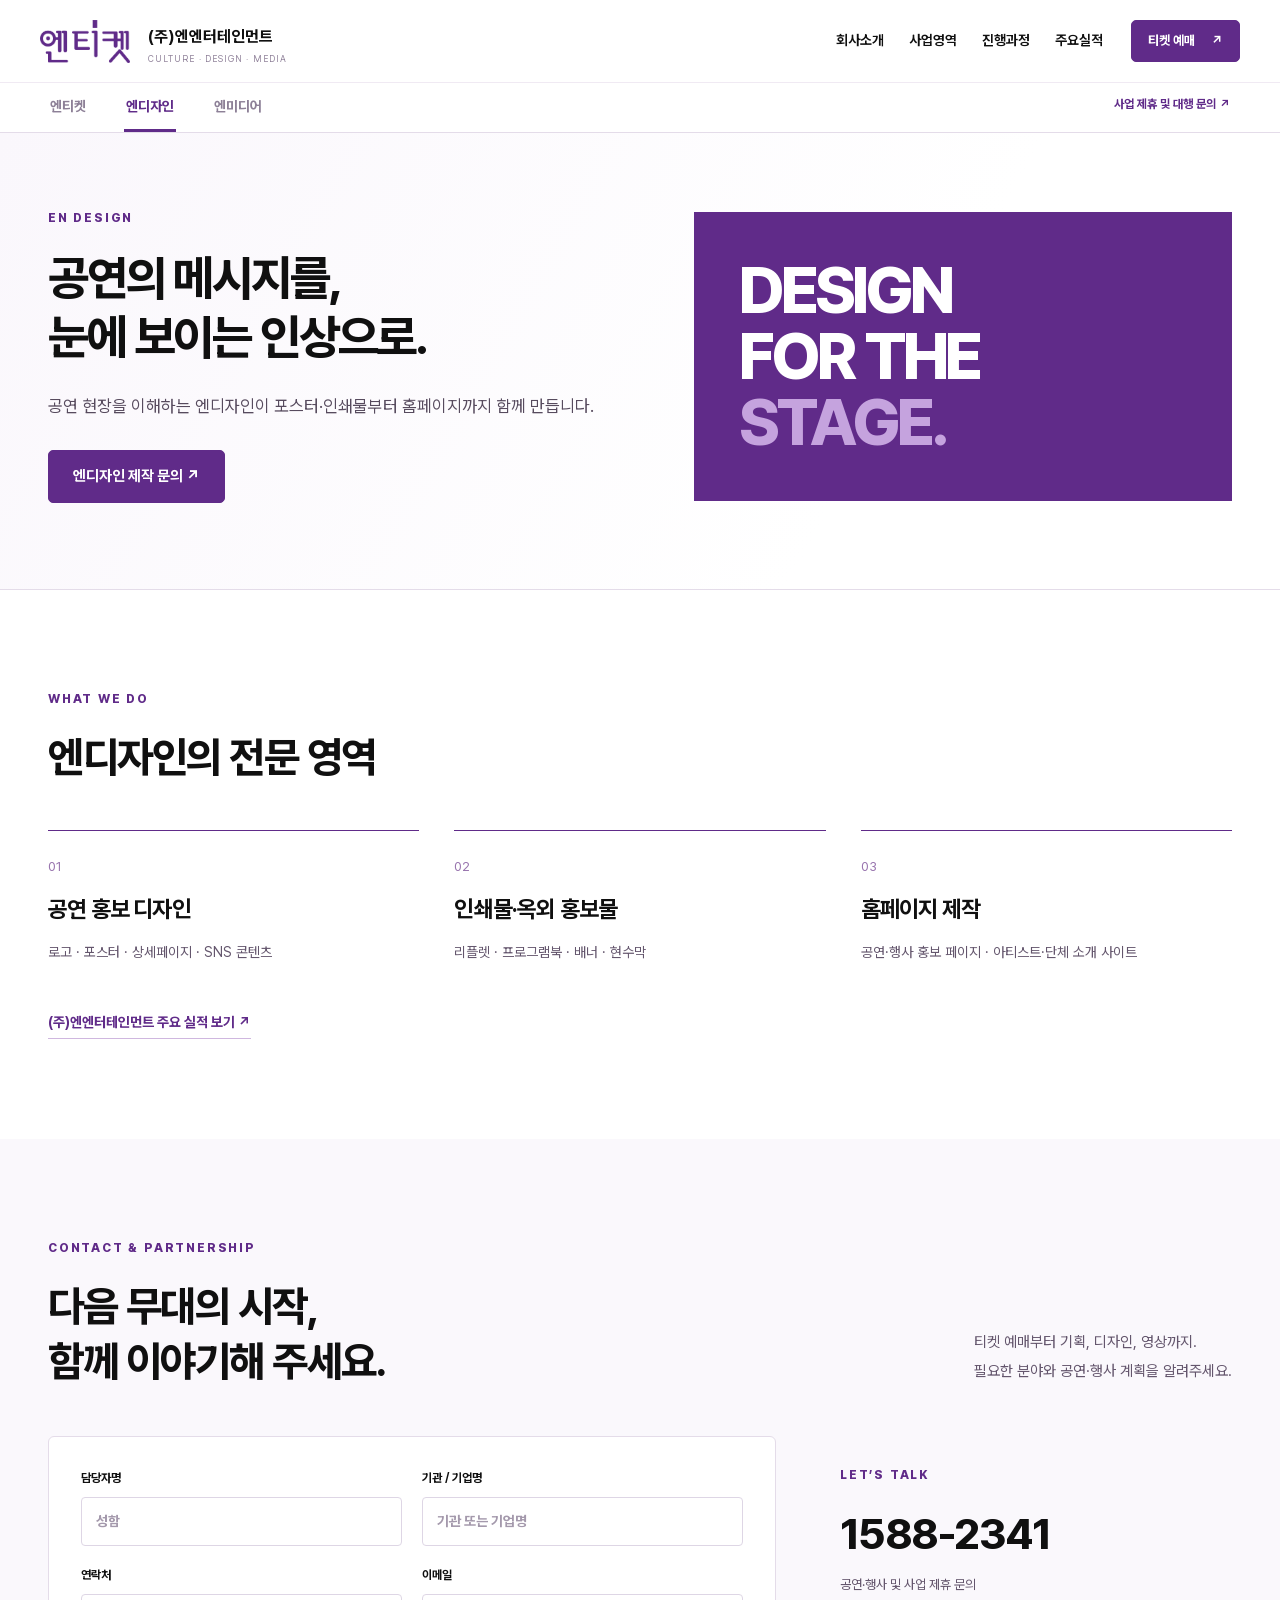
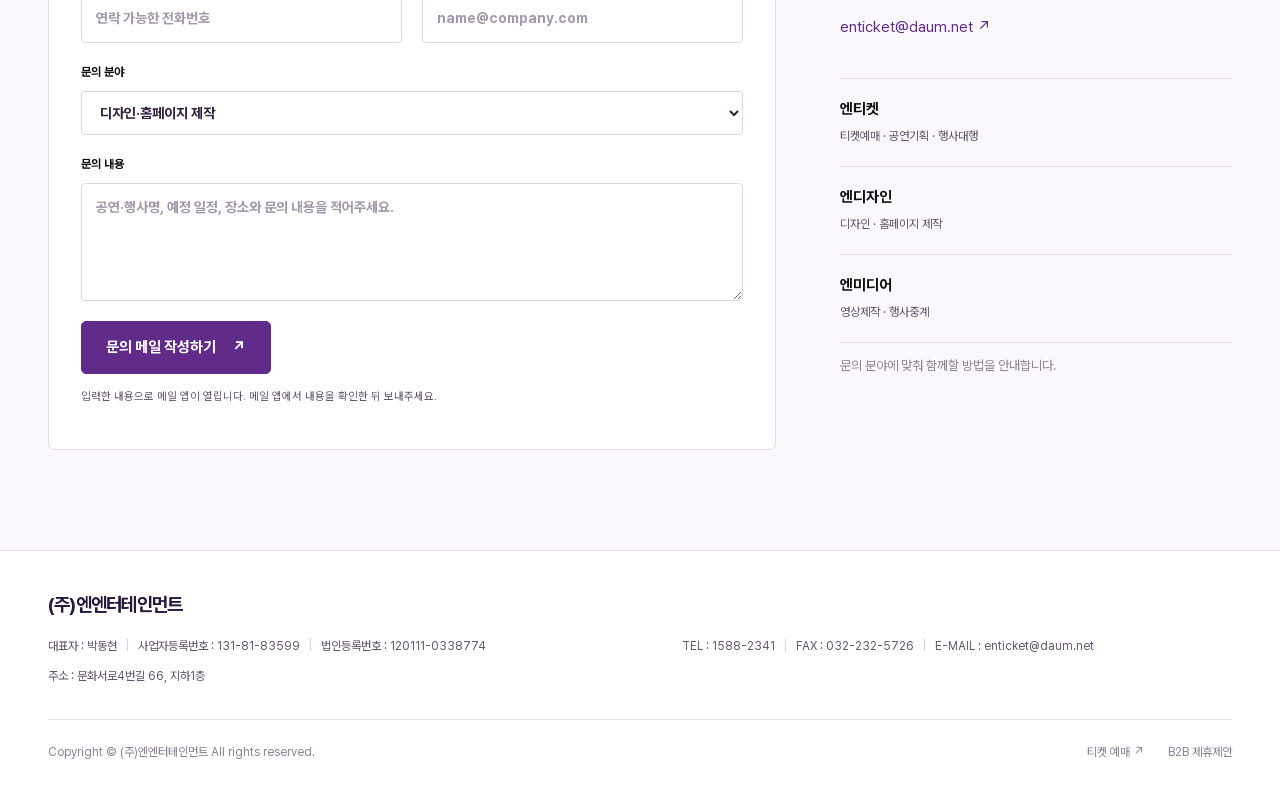
<file: design.html>
<!doctype html><html lang="ko"><head><meta charset="utf-8"><meta name="viewport" content="width=device-width,initial-scale=1"><meta name="robots" content="noindex,nofollow"><meta name="theme-color" content="#1e1b4b"><meta name="description" content="(주)엔엔터테인먼트: 티켓예매, 공연기획, 행사대행, 디자인과 영상제작까지 한 팀이 지원합니다."><title>엔디자인 | (주)엔엔터테인먼트</title><link rel="stylesheet" href="assets/css/hybrid.css?v=mobile-company-20260922"></head><body><a class="skip" href="#main">본문으로 바로가기</a><header class="site-header"><div class="header-inner"><a class="identity" href="index.html" aria-label="(주)엔엔터테인먼트 홈"><img class="identity-logo" src="assets/images/logo.png" alt="엔티켓"><span><strong>(주)엔엔터테인먼트</strong><small>CULTURE · DESIGN · MEDIA</small></span></a><nav class="desktop-nav" aria-label="주요 메뉴"><a href="index.html#about">회사소개</a><a href="index.html#services">사업영역</a><a href="index.html#workflow">진행과정</a><a href="index.html#portfolio">주요실적</a></nav><a class="button small" href="https://www.enticket.com:469/" target="_blank" rel="noopener">티켓 예매 <span aria-hidden="true">↗</span></a><button class="menu-toggle" aria-expanded="false" aria-controls="mobile-menu" aria-label="메뉴 열기">☰</button></div><nav id="mobile-menu" class="mobile-nav" aria-label="모바일 메뉴" hidden><a href="index.html#about">회사소개</a><a href="index.html#services">사업영역</a><a href="index.html#portfolio">주요실적</a><a href="index.html#contact">문의하기</a></nav><div class="brand-bar"><nav class="container" aria-label="브랜드 소개"><a href="index.html" >엔티켓</a><a href="design.html" aria-current="page">엔디자인</a><a href="media.html" >엔미디어</a><a class="brand-contact" href="#contact">사업 제휴 및 대행 문의 <span aria-hidden="true">↗</span></a></nav></div></header><main id="main"><section class="hero sub-hero"><div class="container hero-grid"><div><p class="eyebrow">EN DESIGN</p><h1>공연의 메시지를,<br>눈에 보이는 인상으로.</h1><p class="hero-desc">공연 현장을 이해하는 엔디자인이 포스터·인쇄물부터 홈페이지까지 함께 만듭니다.</p><a class="button" href="#contact">엔디자인 제작 문의 ↗</a></div><div class="brand-word-art">DESIGN<br>FOR THE<br><em>STAGE.</em></div></div></section><section class="section"><div class="container"><p class="eyebrow">WHAT WE DO</p><h2>엔디자인의 전문 영역</h2><div class="sub-services"><article><span>01</span><h3>공연 홍보 디자인</h3><p>로고 · 포스터 · 상세페이지 · SNS 콘텐츠</p></article><article><span>02</span><h3>인쇄물·옥외 홍보물</h3><p>리플렛 · 프로그램북 · 배너 · 현수막</p></article><article><span>03</span><h3>홈페이지 제작</h3><p>공연·행사 홍보 페이지 · 아티스트·단체 소개 사이트</p></article></div><a class="text-link" href="index.html#portfolio">(주)엔엔터테인먼트 주요 실적 보기 ↗</a></div></section><section class="section contact" id="contact"><div class="container"><div class="section-title"><div><p class="eyebrow">CONTACT & PARTNERSHIP</p><h2>다음 무대의 시작,<br>함께 이야기해 주세요.</h2></div><p>티켓 예매부터 기획, 디자인, 영상까지.<br>필요한 분야와 공연·행사 계획을 알려주세요.</p></div><div class="contact-grid"><form id="contact-form"><div class="form-row"><label>담당자명<input name="person" autocomplete="name" required placeholder="성함"></label><label>기관 / 기업명<input name="company" autocomplete="organization" required placeholder="기관 또는 기업명"></label></div><div class="form-row"><label>연락처<input name="phone" type="tel" autocomplete="tel" required placeholder="연락 가능한 전화번호"></label><label>이메일<input name="email" type="email" autocomplete="email" required placeholder="name@company.com"></label></div><label>문의 분야<select name="service"><option>티켓 예매·발권 대행</option><option>공연기획·행사대행</option><option>디자인·홈페이지 제작</option><option>영상제작·행사중계</option></select></label><label>문의 내용<textarea name="message" rows="4" required placeholder="공연·행사명, 예정 일정, 장소와 문의 내용을 적어주세요."></textarea></label><button class="button" type="submit">문의 메일 작성하기 <span aria-hidden="true">↗</span></button><p class="form-help">입력한 내용으로 메일 앱이 열립니다. 메일 앱에서 내용을 확인한 뒤 보내주세요.</p><p id="contact-status" role="status"></p></form><aside class="contact-aside"><p class="eyebrow">LET’S TALK</p><a class="phone" href="tel:1588-2341">1588-2341</a><p>공연·행사 및 사업 제휴 문의</p><a class="mail" href="mailto:enticket@daum.net">enticket@daum.net ↗</a><div class="contact-brands"><div><strong>엔티켓</strong><span>티켓예매 · 공연기획 · 행사대행</span></div><div><strong>엔디자인</strong><span>디자인 · 홈페이지 제작</span></div><div><strong>엔미디어</strong><span>영상제작 · 행사중계</span></div></div><p class="contact-note">문의 분야에 맞춰 함께할 방법을 안내합니다.</p></aside></div></div></section></main><footer class="footer company-footer"><div class="container"><div class="company-footer-heading"><strong>(주)엔엔터테인먼트</strong></div><div class="company-footer-details"><p>대표자 : 박동현 <i>|</i> 사업자등록번호 : 131-81-83599 <i>|</i> 법인등록번호 : 120111-0338774</p><p><a href="tel:1588-2341">TEL : 1588-2341</a> <i>|</i> FAX : 032-232-5726 <i>|</i> <a href="mailto:enticket@daum.net">E-MAIL : enticket@daum.net</a></p><p class="company-footer-ticket">주소 : 문화서로4번길 66, 지하1층</p></div><div class="company-footer-bottom"><span>Copyright © (주)엔엔터테인먼트 All rights reserved.</span><nav aria-label="푸터 메뉴"><a href="https://www.enticket.com:469/" target="_blank" rel="noopener">티켓 예매 ↗</a><a href="#contact">B2B 제휴제안</a></nav></div></div></footer><script src="assets/js/hybrid.js?v=header-scroll-1"></script></body></html>
</file>
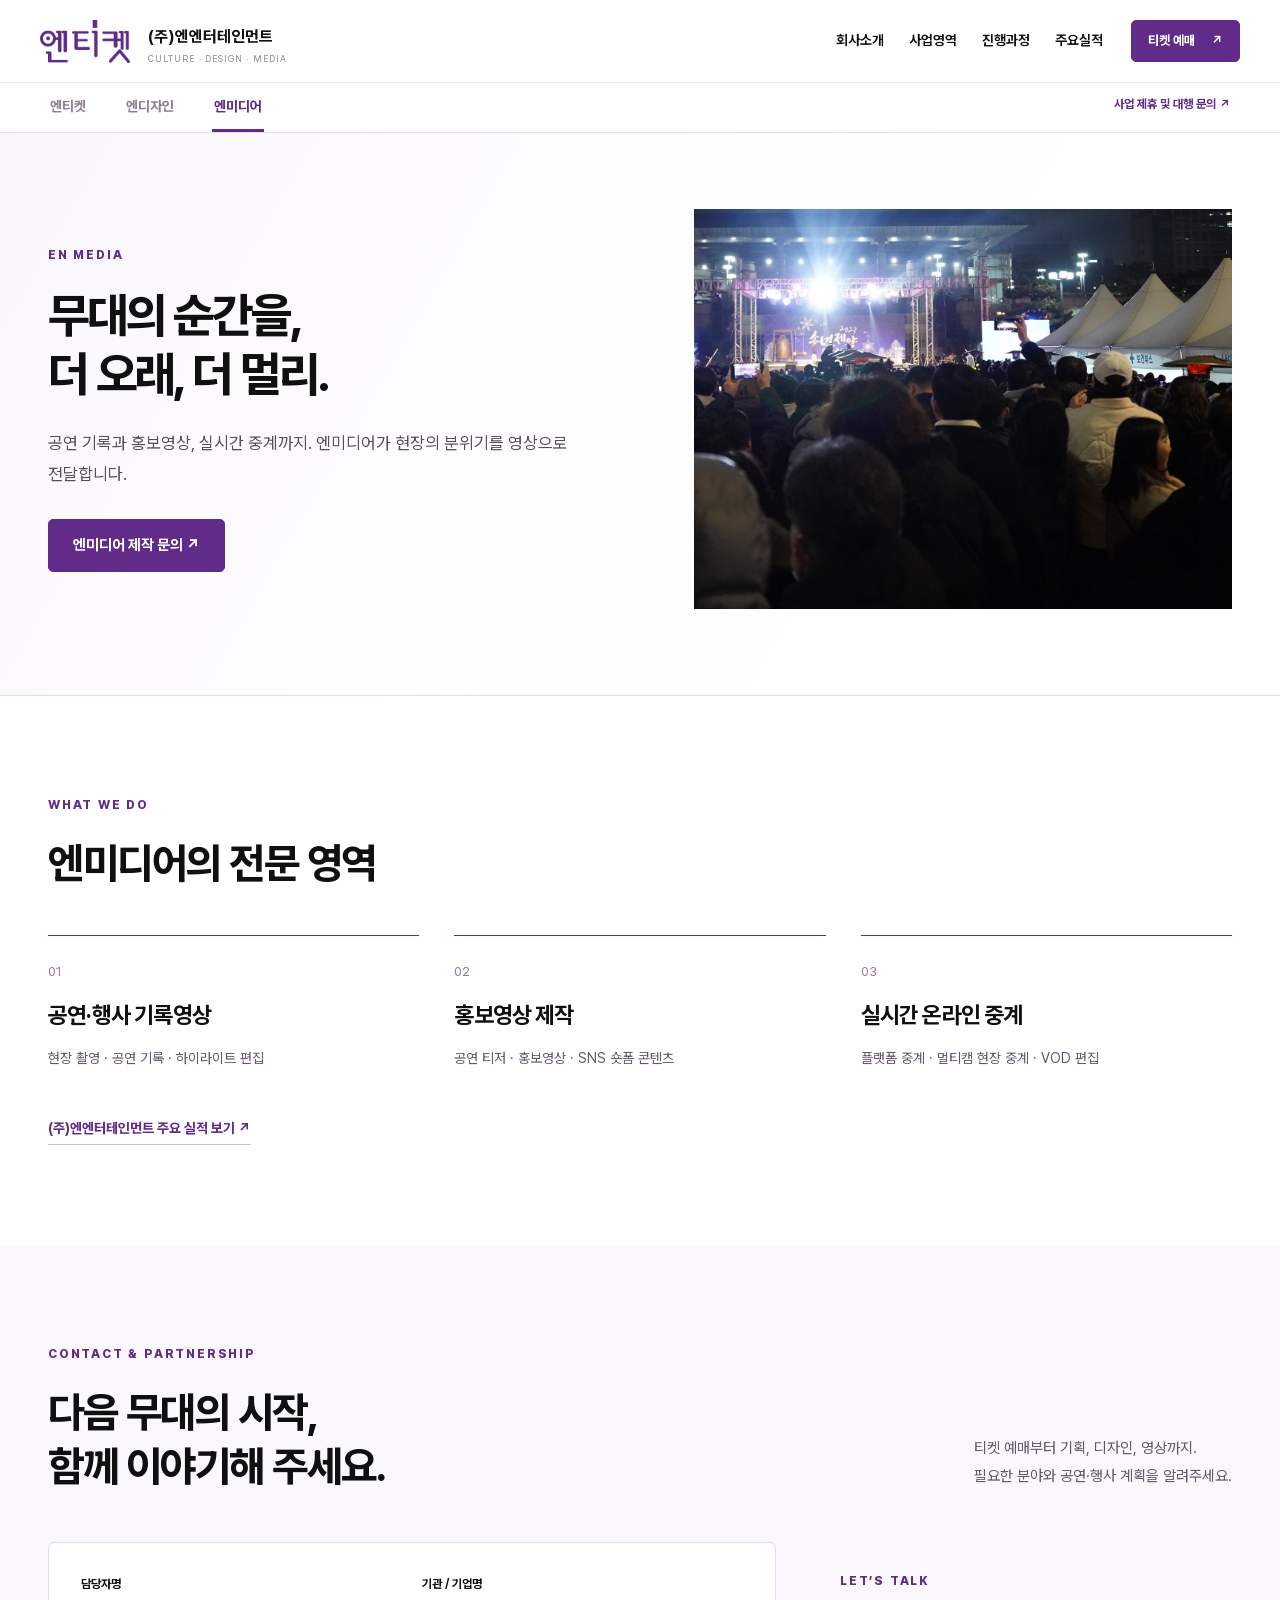
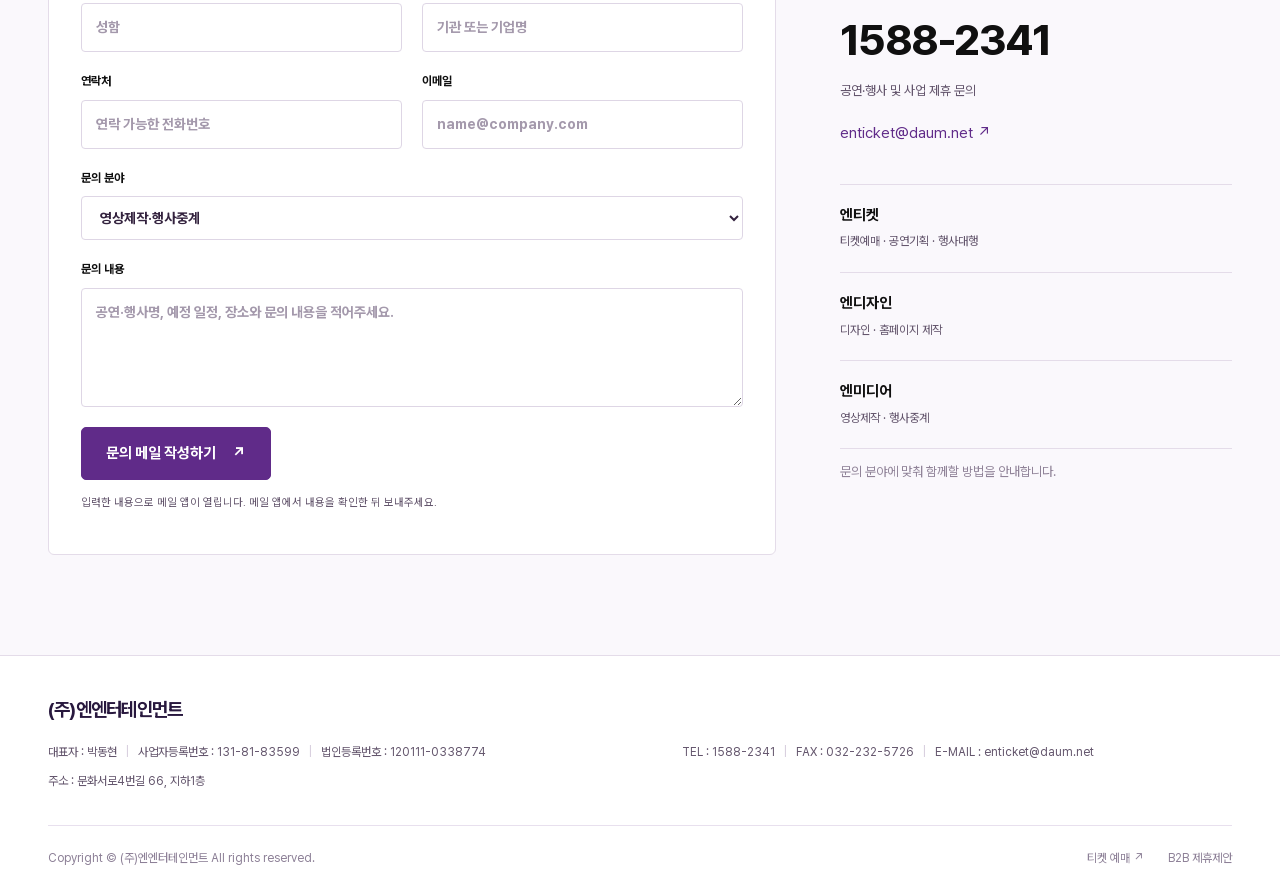
<file: media.html>
<!doctype html><html lang="ko"><head><meta charset="utf-8"><meta name="viewport" content="width=device-width,initial-scale=1"><meta name="robots" content="noindex,nofollow"><meta name="theme-color" content="#1e1b4b"><meta name="description" content="(주)엔엔터테인먼트: 티켓예매, 공연기획, 행사대행, 디자인과 영상제작까지 한 팀이 지원합니다."><title>엔미디어 | (주)엔엔터테인먼트</title><link rel="stylesheet" href="assets/css/hybrid.css?v=mobile-company-20260922"></head><body><a class="skip" href="#main">본문으로 바로가기</a><header class="site-header"><div class="header-inner"><a class="identity" href="index.html" aria-label="(주)엔엔터테인먼트 홈"><img class="identity-logo" src="assets/images/logo.png" alt="엔티켓"><span><strong>(주)엔엔터테인먼트</strong><small>CULTURE · DESIGN · MEDIA</small></span></a><nav class="desktop-nav" aria-label="주요 메뉴"><a href="index.html#about">회사소개</a><a href="index.html#services">사업영역</a><a href="index.html#workflow">진행과정</a><a href="index.html#portfolio">주요실적</a></nav><a class="button small" href="https://www.enticket.com:469/" target="_blank" rel="noopener">티켓 예매 <span aria-hidden="true">↗</span></a><button class="menu-toggle" aria-expanded="false" aria-controls="mobile-menu" aria-label="메뉴 열기">☰</button></div><nav id="mobile-menu" class="mobile-nav" aria-label="모바일 메뉴" hidden><a href="index.html#about">회사소개</a><a href="index.html#services">사업영역</a><a href="index.html#portfolio">주요실적</a><a href="index.html#contact">문의하기</a></nav><div class="brand-bar"><nav class="container" aria-label="브랜드 소개"><a href="index.html" >엔티켓</a><a href="design.html" >엔디자인</a><a href="media.html" aria-current="page">엔미디어</a><a class="brand-contact" href="#contact">사업 제휴 및 대행 문의 <span aria-hidden="true">↗</span></a></nav></div></header><main id="main"><section class="hero sub-hero"><div class="container hero-grid"><div><p class="eyebrow">EN MEDIA</p><h1>무대의 순간을,<br>더 오래, 더 멀리.</h1><p class="hero-desc">공연 기록과 홍보영상, 실시간 중계까지. 엔미디어가 현장의 분위기를 영상으로 전달합니다.</p><a class="button" href="#contact">엔미디어 제작 문의 ↗</a></div><img class="sub-hero-photo" src="assets/images/vision.jpg" alt="공연 현장 무대와 관객"></div></section><section class="section"><div class="container"><p class="eyebrow">WHAT WE DO</p><h2>엔미디어의 전문 영역</h2><div class="sub-services"><article><span>01</span><h3>공연·행사 기록영상</h3><p>현장 촬영 · 공연 기록 · 하이라이트 편집</p></article><article><span>02</span><h3>홍보영상 제작</h3><p>공연 티저 · 홍보영상 · SNS 숏폼 콘텐츠</p></article><article><span>03</span><h3>실시간 온라인 중계</h3><p>플랫폼 중계 · 멀티캠 현장 중계 · VOD 편집</p></article></div><a class="text-link" href="index.html#portfolio">(주)엔엔터테인먼트 주요 실적 보기 ↗</a></div></section><section class="section contact" id="contact"><div class="container"><div class="section-title"><div><p class="eyebrow">CONTACT & PARTNERSHIP</p><h2>다음 무대의 시작,<br>함께 이야기해 주세요.</h2></div><p>티켓 예매부터 기획, 디자인, 영상까지.<br>필요한 분야와 공연·행사 계획을 알려주세요.</p></div><div class="contact-grid"><form id="contact-form"><div class="form-row"><label>담당자명<input name="person" autocomplete="name" required placeholder="성함"></label><label>기관 / 기업명<input name="company" autocomplete="organization" required placeholder="기관 또는 기업명"></label></div><div class="form-row"><label>연락처<input name="phone" type="tel" autocomplete="tel" required placeholder="연락 가능한 전화번호"></label><label>이메일<input name="email" type="email" autocomplete="email" required placeholder="name@company.com"></label></div><label>문의 분야<select name="service"><option>티켓 예매·발권 대행</option><option>공연기획·행사대행</option><option>디자인·홈페이지 제작</option><option>영상제작·행사중계</option></select></label><label>문의 내용<textarea name="message" rows="4" required placeholder="공연·행사명, 예정 일정, 장소와 문의 내용을 적어주세요."></textarea></label><button class="button" type="submit">문의 메일 작성하기 <span aria-hidden="true">↗</span></button><p class="form-help">입력한 내용으로 메일 앱이 열립니다. 메일 앱에서 내용을 확인한 뒤 보내주세요.</p><p id="contact-status" role="status"></p></form><aside class="contact-aside"><p class="eyebrow">LET’S TALK</p><a class="phone" href="tel:1588-2341">1588-2341</a><p>공연·행사 및 사업 제휴 문의</p><a class="mail" href="mailto:enticket@daum.net">enticket@daum.net ↗</a><div class="contact-brands"><div><strong>엔티켓</strong><span>티켓예매 · 공연기획 · 행사대행</span></div><div><strong>엔디자인</strong><span>디자인 · 홈페이지 제작</span></div><div><strong>엔미디어</strong><span>영상제작 · 행사중계</span></div></div><p class="contact-note">문의 분야에 맞춰 함께할 방법을 안내합니다.</p></aside></div></div></section></main><footer class="footer company-footer"><div class="container"><div class="company-footer-heading"><strong>(주)엔엔터테인먼트</strong></div><div class="company-footer-details"><p>대표자 : 박동현 <i>|</i> 사업자등록번호 : 131-81-83599 <i>|</i> 법인등록번호 : 120111-0338774</p><p><a href="tel:1588-2341">TEL : 1588-2341</a> <i>|</i> FAX : 032-232-5726 <i>|</i> <a href="mailto:enticket@daum.net">E-MAIL : enticket@daum.net</a></p><p class="company-footer-ticket">주소 : 문화서로4번길 66, 지하1층</p></div><div class="company-footer-bottom"><span>Copyright © (주)엔엔터테인먼트 All rights reserved.</span><nav aria-label="푸터 메뉴"><a href="https://www.enticket.com:469/" target="_blank" rel="noopener">티켓 예매 ↗</a><a href="#contact">B2B 제휴제안</a></nav></div></div></footer><script src="assets/js/hybrid.js?v=header-scroll-1"></script></body></html>
</file>
<file: assets/css/hybrid.css>
@font-face{font-family:nt-Pretendard;src:url('../fonts/PretendardVariable.woff2') format('woff2');font-weight:100 900;font-display:swap}
:root{--purple:#602b89;--ink:#101010;--muted:#64566d;--line:#e4dce9;--tint:#f7f4fa;--font:nt-Pretendard,'Malgun Gothic',sans-serif}
*{box-sizing:border-box}html{scroll-behavior:smooth;scroll-padding-top:140px}body{margin:0;font-family:var(--font);color:var(--ink);background:#fff;line-height:1.65;word-break:keep-all;-webkit-font-smoothing:antialiased}h1,h2,h3,p,figure{margin:0}a{color:inherit;text-decoration:none}img{display:block;max-width:100%}button,input,textarea,select{font:inherit}button,a,input,textarea,select{-webkit-tap-highlight-color:transparent}button{cursor:pointer}a:focus-visible,button:focus-visible,input:focus-visible,textarea:focus-visible,select:focus-visible{outline:3px solid #a477c3;outline-offset:5px}h1,h2,h3{letter-spacing:-.035em;line-height:1.3}h2{font-size:42px;font-weight:750}h3{font-size:24px}p{color:var(--muted)}.container{width:min(1200px,calc(100% - 96px));margin-inline:auto}.section{padding:100px 0}.canvas{background:#faf8fc;border-block:1px solid #f0eaf4}.eyebrow{font-size:12px;font-weight:800;letter-spacing:.15em;color:var(--purple);margin-bottom:20px}.text-link{font-size:14px;font-weight:700;color:var(--purple);display:inline-block;border-bottom:1px solid #cfb7df;padding-bottom:4px}.button{display:inline-flex;align-items:center;justify-content:center;gap:16px;background:var(--purple);color:#fff;border:1px solid var(--purple);padding:15px 24px;border-radius:5px;font-size:15px;font-weight:700;line-height:1.4;transition:background .2s,transform .2s}.button:hover{background:#4e2072;transform:translateY(-2px)}.button.secondary{background:#fff;color:var(--purple);border-color:#d8cde1}.button.small{padding:11px 16px;font-size:13px}.skip{position:fixed;top:-100px;left:12px;background:var(--purple);color:white;padding:12px;z-index:100}.skip:focus{top:10px}.site-header{position:sticky;top:0;z-index:30;background:rgba(255,255,255,.97);border-bottom:1px solid var(--line)}.header-inner{width:min(1280px,calc(100% - 80px));height:82px;margin:auto;display:flex;align-items:center;gap:28px}.identity{display:flex;gap:18px;align-items:center;margin-right:auto}.identity-logo{width:90px;height:auto}.identity strong{font-size:16px;display:block}.identity small{display:block;font-size:9px;color:#91839b;letter-spacing:.12em}.desktop-nav{display:flex;gap:25px;font-size:14px;font-weight:650}.desktop-nav a:hover{color:var(--purple)}.brand-bar{border-top:1px solid #f0eaf3;background:#fff}.brand-bar nav{display:flex;gap:36px;height:49px;align-items:stretch}.brand-bar a{font-size:14px;font-weight:700;color:#8d8097;padding:12px 2px;border-bottom:3px solid transparent}.brand-bar a[aria-current=page]{color:var(--purple);border-color:var(--purple)}.brand-bar .brand-contact{margin-left:auto;font-size:12px;color:var(--purple)}.menu-toggle{display:none;border:0;background:transparent;font-size:24px}.mobile-nav[hidden]{display:none}.mobile-nav{padding:18px 24px;display:grid;gap:15px;border-top:1px solid var(--line)}
.hero{padding:76px 0 86px;background:linear-gradient(120deg,#faf7fc 0%,#fff 68%);border-bottom:1px solid var(--line)}.hero-grid{display:grid;grid-template-columns:1.08fr 1fr;gap:64px;align-items:center}.pill{display:inline-flex;align-items:center;gap:9px;border:1px solid #ddcde9;border-radius:30px;padding:6px 11px;color:var(--purple);font-size:10px;font-weight:750;letter-spacing:.09em;margin-bottom:24px}.pill span{height:6px;width:6px;background:var(--purple);border-radius:50%}h1{font-size:51px;line-height:1.23;font-weight:750;letter-spacing:-.045em}h1 em{font-style:normal;color:var(--purple)}.hero-desc{font-size:17px;line-height:1.85;margin-top:24px;color:#574b5e}.hero-facts{display:grid;grid-template-columns:repeat(3,1fr);margin:30px 0;border-top:1px solid #d9cce3;padding-top:20px;gap:12px}.hero-facts small{font-size:10px;color:#81728b;display:block;margin-bottom:3px}.hero-facts strong{font-size:18px;color:var(--purple)}.hero-actions{display:flex;gap:10px;flex-wrap:wrap}.hero-visual{position:relative;margin-bottom:20px;background:#211528}.hero-visual>img{width:100%;height:510px;object-fit:cover;object-position:52% 50%;filter:brightness(.88)}.visual-label{position:absolute;top:20px;left:22px;z-index:1;font-size:9px;letter-spacing:.12em;color:white;display:flex;gap:8px;align-items:center}.live-dot{height:6px;width:6px;background:#d4abf0;border-radius:50%}.visual-caption{position:absolute;bottom:60px;left:32px;color:#fff}.visual-caption span{display:block;font-size:14px}.visual-caption strong{font-size:37px;letter-spacing:-.03em;line-height:1.5}.floating-note{position:absolute;right:22px;bottom:-27px;background:white;box-shadow:0 12px 32px #32104412;padding:19px 24px;display:flex;gap:17px;align-items:center;border:1px solid var(--line);border-radius:5px}.note-icon{font-size:24px;color:var(--purple)}.floating-note small{font-size:11px;color:var(--muted);display:block}.floating-note strong{font-size:15px}.section-title{display:flex;justify-content:space-between;align-items:flex-end;gap:60px;margin-bottom:48px}.section-title>p{max-width:420px;font-size:15px;line-height:1.9;padding-bottom:5px}.about-grid{display:grid;grid-template-columns:.85fr 1.15fr;gap:70px}.about-statement{padding:36px;background:var(--tint);border-top:3px solid var(--purple)}.large-en{font-size:52px;font-weight:750;line-height:1.08;letter-spacing:-.045em;color:var(--purple)}.about-statement p{margin:26px 0;font-size:14px}.about-points article{display:flex;gap:22px;padding:24px 0;border-bottom:1px solid var(--line)}.about-points article:first-child{padding-top:0}.about-points article>span{font-size:12px;color:#9b7bb1;padding-top:5px}.about-points h3{font-size:21px;margin-bottom:9px}.about-points p{font-size:14px;line-height:1.9}.service-grid{display:grid;grid-template-columns:repeat(2,1fr);gap:24px}.service-card{background:#fff;border:1px solid var(--line);padding:34px 36px;border-radius:6px;transition:border-color .2s,box-shadow .2s}.service-card:hover{border-color:#ae8bc6;box-shadow:0 10px 30px #602b8908}.card-top{display:flex;align-items:center;justify-content:space-between;color:var(--purple);font-size:10px;font-weight:750;letter-spacing:.13em;margin-bottom:30px}.service-number{font-size:26px;letter-spacing:-.04em}.service-category{font-size:12px;color:#887594;margin-bottom:9px}.service-card h3{font-size:29px;margin-bottom:18px}.service-card>p:not(.service-category){font-size:14px;max-width:440px;line-height:1.9}.service-card ul{padding:20px 0;list-style:none;display:grid;gap:7px;font-size:13px;color:#574b5e}.service-card li::before{content:'•';color:var(--purple);margin-right:10px}.service-card .text-link{margin-top:2px}
.original-stats{padding-block:44px 0}.nt-stats ul{padding:0;margin:0;list-style:none;display:grid;grid-template-columns:repeat(4,1fr);gap:25px;border-top:1px solid #101010}.nt-stats li{padding-top:26px}.nt-stats strong{display:block;font-size:38px;font-weight:700;line-height:1.2;letter-spacing:-.04em;font-variant-numeric:tabular-nums}.nt-stats small{font-size:14px;margin-left:5px}.nt-stats li>span{display:block;font-size:13px;margin-top:10px;color:#8a8a8a}.stats-note{font-size:11px;margin-top:20px;color:#8a8a8a}.motion-section{padding-top:90px}.motion-intro{padding-bottom:38px}.nt-scene{position:relative;margin:0 auto;width:min(1200px,calc(100% - 96px))}.nt-scene__stage{position:relative}.nt-scene__frame{position:relative;aspect-ratio:16/9;overflow:hidden;margin-bottom:24px;background:#24172e}.nt-scene__pic{position:absolute;inset:0;margin:0}.nt-scene__pic img{height:100%;width:100%;object-fit:cover}.nt-scene__pic::after{content:'';position:absolute;inset:0;background:linear-gradient(transparent 10%,#100719a6)}.nt-scene__msg{position:absolute;inset:auto 0 55px;padding:0 55px;color:white;z-index:3}.nt-scene__en{font-size:13px;letter-spacing:.15em;font-weight:750;margin-bottom:15px;color:white}.nt-scene__ko{font-size:42px;line-height:1.35;color:white;font-weight:700}.nt-photo-motion .nt-scene__stage{width:100%;overflow:hidden;background:#fff;z-index:2}.nt-photo-motion .nt-scene__frame{position:absolute;inset:0;height:100%;aspect-ratio:auto;margin:0}.nt-photo-motion .nt-scene__frame:first-child{z-index:2}.nt-photo-motion .nt-scene__frame:last-child{z-index:1}.preserved-gallery{padding-bottom:90px;overflow:hidden}.nt-cv{display:grid;grid-template-columns:1fr 1fr;gap:32px;list-style:none;margin:0;padding:0}.nt-cv__item:nth-child(even){margin-top:80px}.nt-cv__pic{display:block;position:relative;overflow:hidden;aspect-ratio:4/5}.nt-cv__pic img{width:100%;height:100%;object-fit:cover}.nt-photo-motion .nt-cv__pic img{height:118%}.nt-gallery{overflow:hidden}.nt-cv__item:nth-child(3) .nt-cv__pic{aspect-ratio:1.15}.nt-cv__item:nth-child(4) .nt-cv__pic{aspect-ratio:1.15}.project-grid{display:grid;grid-template-columns:1fr 1fr 1.05fr;gap:28px}.project-card img{width:100%;height:275px;object-fit:cover}.project-card>div{padding-top:20px}.project-card span{font-size:10px;letter-spacing:.12em;color:var(--purple);font-weight:750}.project-card h3{font-size:22px;margin:7px 0}.project-card p{font-size:13px}.project-summary{padding:26px;background:var(--tint);border-top:2px solid var(--purple)}.project-summary h3{font-size:28px}.project-summary ul{list-style:none;padding:18px 0 14px;font-size:12px;display:grid;gap:16px;color:var(--muted)}.project-summary li span{display:block;color:var(--purple);font-size:10px;margin-bottom:3px}.project-summary .text-link{font-size:12px}.brand-feature-grid{display:grid;grid-template-columns:1fr 1fr;gap:28px}.brand-feature{min-height:510px;padding:36px;position:relative;overflow:hidden}.brand-feature h3{font-size:40px;margin-bottom:15px}.brand-feature p{font-size:15px}.design-feature{background:#eee5f5;color:var(--purple)}.brand-feature-link{position:absolute;bottom:30px;left:36px;font-size:13px;font-weight:700}.design-art{position:relative;height:250px;margin-top:24px}.art-card{position:absolute;display:block;width:155px;height:208px;padding:20px}.art-back{background:#b193ca;left:10%;top:22px;transform:rotate(-9deg);font-size:24px;line-height:1;font-weight:800;color:#fff}.art-front{background:#602b89;right:8%;transform:rotate(7deg);color:#fff}.art-front small{font-size:7px;letter-spacing:.08em}.art-front b{display:block;font-size:30px;line-height:1.1;margin-top:18px}.art-front i{font-size:8px;display:block;margin-top:16px;font-style:normal}.media-feature>img{position:absolute;inset:0;width:100%;height:100%;object-fit:cover}.media-feature::after{content:'';position:absolute;inset:0;background:#190c298c}.media-feature>div{position:relative;z-index:1;height:100%;color:white}.media-feature .eyebrow,.media-feature p{color:#fff}.media-feature .brand-feature-link{left:0;bottom:0}.workflow{background:#f3edf8;border-block:1px solid #e6dced}.workflow h2{font-size:44px}.workflow-lead{margin-top:24px;font-size:16px}.workflow-steps{display:grid;grid-template-columns:repeat(5,1fr);gap:26px;padding:0;list-style:none;margin:48px 0 36px}.workflow-steps li{border-top:1px solid #b89cca;padding-top:22px}.workflow-steps li>span{color:var(--purple);font-size:30px;letter-spacing:-.03em}.workflow-steps h3{font-size:18px;margin-top:18px}.workflow-steps p{font-size:13px;margin-top:12px}.history-grid{display:grid;grid-template-columns:.8fr 1.2fr;gap:80px}.history-heading p:last-child{font-size:13px;margin-top:24px}.timeline h4{font-size:36px;color:var(--purple);margin:0 0 16px;letter-spacing:-.03em}.timeline dl{display:grid;grid-template-columns:30px 1fr;gap:10px 22px;padding-bottom:25px;border-bottom:1px solid var(--line);margin:0 0 30px}.timeline dt{font-size:12px;color:#9a88a7}.timeline dd{grid-column:2;margin:0;font-size:14px;color:#574b5e}.contact{background:#faf8fc}.contact-grid{display:grid;grid-template-columns:1.3fr .7fr;gap:64px}form{padding:32px;background:white;border:1px solid var(--line);border-radius:6px}label{display:flex;flex-direction:column;gap:8px;font-size:12px;font-weight:700;margin-bottom:20px}input,textarea,select{width:100%;border:1px solid #ded6e5;border-radius:4px;padding:12px 14px;background:#fff;color:#33223e;font-size:14px;min-width:0}input::placeholder,textarea::placeholder{color:#a499ac}textarea{resize:vertical}.form-row{display:grid;grid-template-columns:1fr 1fr;gap:20px}.form-help{font-size:11px;margin-top:14px;line-height:1.7}#contact-status{font-size:12px;margin-top:10px}.contact-aside{padding:30px 0}.phone{font-size:43px;line-height:1.3;font-weight:750;letter-spacing:-.04em}.contact-aside>p:not(.eyebrow){font-size:13px;margin:12px 0}.mail{display:block;color:var(--purple);font-size:15px;margin-top:20px}.contact-brands{margin-top:38px;border-top:1px solid var(--line)}.contact-brands>div{padding:18px 0;border-bottom:1px solid var(--line)}.contact-brands strong{display:block;font-size:15px}.contact-brands span{font-size:12px;color:var(--muted)}.contact-note{color:#908398}.footer{background:#fff;padding:48px 0 24px;border-top:1px solid var(--line)}.footer-top{display:flex;justify-content:space-between;gap:30px;align-items:center}.footer-top strong{font-size:19px}.footer-top p{font-size:12px;margin-top:12px}.footer-top>a{font-size:13px;color:var(--purple)}.footer-bottom{margin-top:35px;padding-top:20px;border-top:1px solid #eee8f1;display:flex;justify-content:space-between;gap:20px;color:#8d8097;font-size:10px}.sub-hero h1{font-size:48px}.sub-hero .button{margin-top:28px}.sub-hero-photo{width:100%;height:400px;object-fit:cover}.brand-word-art{background:#602b89;color:#fff;padding:45px;font-size:65px;font-weight:800;letter-spacing:-.06em;line-height:1.02}.brand-word-art em{font-style:normal;color:#c5a3de}.sub-services{display:grid;grid-template-columns:repeat(3,1fr);gap:35px;margin:45px 0}.sub-services article{border-top:1px solid var(--purple);padding-top:22px}.sub-services article>span{color:#9874ae;font-size:13px}.sub-services h3{margin:16px 0;font-size:23px}.sub-services p{font-size:14px}
@media(min-width:1500px){.container{width:min(1280px,calc(100% - 120px))}.hero-grid{gap:80px}.hero-visual>img{height:550px}h1{font-size:58px}}
@media(max-width:1100px){.desktop-nav{gap:18px;font-size:12px}.identity small{display:none}.identity strong{font-size:13px}.identity-logo{width:70px}.header-inner{gap:20px}.hero-grid{gap:35px}h1{font-size:42px}.hero-actions .button{font-size:13px;padding:13px 17px}.hero-visual>img{height:460px}.visual-caption strong{font-size:30px}.section-title{gap:35px}.section-title>p{max-width:340px}.project-grid{gap:20px}.project-card img{height:230px}.project-card h3{font-size:18px}.project-summary{padding:22px}.project-summary h3{font-size:24px}.contact-grid{gap:35px}.phone{font-size:36px}.workflow-steps{gap:20px}.workflow-steps h3{font-size:16px}}
@media(max-width:820px){.container{width:calc(100% - 48px)}.header-inner{width:calc(100% - 48px);height:68px}.desktop-nav{display:none}.menu-toggle{display:block}.header-inner>.button{margin-left:auto}.identity{margin-right:0}.identity>span{display:none}.identity-logo{width:80px}.brand-bar nav{gap:28px}.brand-bar .brand-contact{font-size:11px}.hero{padding:50px 0 65px}.hero-grid{grid-template-columns:1fr;gap:48px}.hero-copy{max-width:660px}h1{font-size:46px}.hero-visual>img{height:420px}.hero-visual{margin:0 0 20px}.section{padding:70px 0}.section-title{display:block;margin-bottom:35px}.section-title>p{margin-top:22px;max-width:100%}h2{font-size:35px}.about-grid{gap:30px;grid-template-columns:1fr 1fr}.large-en{font-size:40px}.about-statement{padding:27px}.about-points h3{font-size:18px}.about-points article{gap:14px}.service-card{padding:25px}.service-card h3{font-size:24px}.project-grid{grid-template-columns:1fr 1fr}.project-summary{grid-column:1/-1}.project-summary ul{grid-template-columns:repeat(3,1fr)}.project-summary h3 br{display:none}.brand-feature{padding:26px;min-height:500px}.brand-feature h3{font-size:32px}.art-card{width:125px;height:190px;padding:15px}.art-front b{font-size:28px}.art-back{left:0;font-size:23px}.art-front{right:0}.brand-feature-link{left:26px;font-size:11px}.workflow h2{font-size:36px}.workflow-steps{grid-template-columns:repeat(3,1fr);row-gap:28px}.history-grid{gap:40px;grid-template-columns:.7fr 1.3fr}.history-grid h2{font-size:29px}.contact-grid{grid-template-columns:1fr}.contact-aside{padding:10px 0}.contact-brands{display:grid;grid-template-columns:repeat(3,1fr);gap:25px}.nt-stats strong{font-size:30px}.nt-scene{width:calc(100% - 48px)}.nt-scene__ko{font-size:33px}.nt-scene__msg{padding:0 30px;bottom:35px}.motion-section{padding-top:65px}.footer-bottom{flex-direction:column;gap:8px}.sub-services{gap:20px}.sub-services h3{font-size:20px}.sub-hero h1{font-size:42px}}
@media(max-width:520px){html{scroll-padding-top:125px}.container{width:calc(100% - 40px)}.header-inner{width:calc(100% - 40px);gap:16px;height:62px}.identity-logo{width:73px}.button.small{font-size:11px;padding:10px 12px}.brand-bar nav{height:47px;gap:26px}.brand-bar a{font-size:13px}.brand-bar .brand-contact{display:none}.hero{padding-top:36px}.pill{font-size:9px;margin-bottom:20px}h1{font-size:36px;line-height:1.28}.hero-desc{font-size:15px;margin-top:20px}.hero-facts{gap:6px;margin:24px 0}.hero-facts small{font-size:9px}.hero-facts strong{font-size:16px}.hero-actions{gap:8px}.hero-actions .button{font-size:12px;padding:13px}.hero-visual>img{height:355px}.visual-caption{left:24px;bottom:55px}.visual-caption strong{font-size:31px}.visual-caption span{font-size:12px}.floating-note{right:15px;padding:15px 19px;gap:12px}.floating-note strong{font-size:13px}.section{padding:58px 0}h2{font-size:31px}.eyebrow{font-size:10px;margin-bottom:15px}.section-title>p{font-size:14px}.about-grid{grid-template-columns:1fr;gap:30px}.about-statement{padding:30px}.large-en{font-size:45px}.about-points h3{font-size:19px}.service-grid{grid-template-columns:1fr;gap:16px}.service-card{padding:28px}.service-card h3{font-size:27px}.card-top{margin-bottom:22px}.nt-stats ul{grid-template-columns:1fr 1fr;gap:22px}.nt-stats strong{font-size:33px}.nt-stats li{padding-top:20px}.nt-stats li>span{font-size:12px}.nt-scene{width:calc(100% - 40px)}.nt-scene__frame{aspect-ratio:4/5}.nt-scene__ko{font-size:25px}.nt-scene__msg{padding:0 23px;bottom:28px}.nt-scene__en{font-size:11px}.nt-cv{gap:15px}.nt-cv__item:nth-child(even){margin-top:35px}.preserved-gallery{padding-bottom:55px}.project-grid{gap:18px}.project-card img{height:210px}.project-card h3{font-size:17px}.project-card span{font-size:8px}.project-card p{font-size:11px}.project-summary ul{grid-template-columns:1fr;gap:12px}.project-summary li span{display:inline;margin-right:8px}.brand-feature-grid{grid-template-columns:1fr;gap:20px}.brand-feature{min-height:470px;padding:30px}.brand-feature-link{left:30px;font-size:13px}.art-card{width:155px;height:190px}.art-back{left:10%}.art-front{right:10%}.media-feature{min-height:400px}.workflow h2{font-size:31px}.workflow-lead{font-size:14px}.workflow-steps{grid-template-columns:1fr 1fr;gap:26px 20px;margin:35px 0}.workflow-steps li:last-child{grid-column:1/-1}.workflow-steps h3{font-size:17px;margin-top:12px}.workflow-steps li>span{font-size:26px}.history-grid{grid-template-columns:1fr;gap:35px}.history-grid h2{font-size:31px}.timeline h4{font-size:30px}.timeline dd{font-size:13px}.contact-grid{gap:28px}form{padding:23px}.form-row{grid-template-columns:1fr;gap:0}label{margin-bottom:18px}form>.button{width:100%;padding:14px 10px;font-size:13px}.contact-brands{grid-template-columns:1fr;gap:0}.phone{font-size:42px}.footer-top{align-items:flex-start;flex-direction:column;gap:22px}.footer-top p{font-size:11px}.sub-hero h1{font-size:35px}.brand-word-art{font-size:60px}.sub-services{grid-template-columns:1fr;gap:28px}.sub-services h3{font-size:25px}.desktop-only{display:none}}
@media(prefers-reduced-motion:reduce){html{scroll-behavior:auto}*,*::before,*::after{animation:none!important;transition:none!important}}
@media print{.site-header{position:static}.hero,.section{padding:30px 0}.nt-scene{height:auto!important}.nt-scene__stage{position:relative!important;height:auto!important;left:auto!important;top:auto!important;width:100%!important}.nt-scene__frame{position:relative!important;aspect-ratio:16/9!important;opacity:1!important}.nt-scene__msg{opacity:1!important;transform:none!important}.nt-photo-motion .nt-scene__frame{height:auto}.nt-cv__item{transform:none!important}form,.menu-toggle{display:none}.container{width:95%}}
/* Existing case and brand list design, expanded to the standalone layout. */
.original-cases{display:grid;grid-template-columns:repeat(3,1fr);gap:20px;margin:0;padding:0;list-style:none}.original-cases li{padding:28px;border:1px solid #e0d9e6;background:#f9f7fb;border-radius:6px;display:flex;flex-direction:column;align-items:flex-start}.original-cases li>span{font-size:13px;font-weight:700;color:#602b89;margin-bottom:18px}.original-cases h3{font-size:23px;line-height:1.45;margin-bottom:25px}.original-cases a{font-size:12px;color:var(--purple);margin-top:auto;text-decoration:underline;text-underline-offset:5px}.nt-brands__list{list-style:none;padding:0;margin:0;border-top:1px solid #101010}.nt-brands__list li{border-bottom:1px solid #ddd}.nt-brands__list a{display:grid;grid-template-columns:1fr 1.3fr 30px;gap:24px;align-items:center;padding:36px 0}.nt-brands__list strong{font-size:38px;letter-spacing:-.035em;font-weight:750}.nt-brands__list span{font-size:18px;color:#64566d}.nt-brands__list em{font-size:26px;font-style:normal;color:#602b89}.nt-brands__list a:hover strong{color:#602b89}.nt-brands__list .nt-reveal{opacity:1;transform:none}
@media(max-width:820px){.original-cases{gap:15px}.original-cases li{padding:22px}.original-cases h3{font-size:19px}.nt-brands__list strong{font-size:30px}.nt-brands__list span{font-size:15px}}
@media(max-width:520px){.original-cases{grid-template-columns:1fr}.original-cases li{padding:25px}.original-cases h3{font-size:23px;margin-bottom:20px}.nt-brands__list a{grid-template-columns:1fr 30px;gap:8px;padding:26px 0}.nt-brands__list strong{font-size:30px}.nt-brands__list span{grid-column:1;font-size:14px}.nt-brands__list em{grid-column:2;grid-row:1/3}}
@media(max-width:520px){h1{font-size:clamp(27px,7.7vw,36px)}}
/* Counters belong to the hero; the three brands form the following row. */
.hero-metrics{margin:30px 0 26px}.hero-metrics .nt-stats ul{border:0;gap:18px}.hero-metrics .nt-stats li{padding:0}.hero-metrics .nt-stats strong{font-size:clamp(22px,2.35vw,32px);white-space:nowrap}.hero-metrics .nt-stats small{font-size:11px;margin-left:3px;font-weight:500;color:var(--muted)}.hero-metrics .nt-stats li>span{margin-top:8px;font-size:11px}.hero-metrics .stats-note{margin-top:16px;font-size:10px;color:#8a7c93}.brand-overview{background:#fff;border-bottom:1px solid var(--line);padding:36px 0}.brand-overview-grid{display:grid;grid-template-columns:repeat(3,1fr)}.brand-overview-grid>a{position:relative;padding:8px 34px;border-left:1px solid var(--line)}.brand-overview-grid>a:first-child{padding-left:0;border-left:0}.brand-overview-grid>a>span{font-size:10px;font-weight:700;letter-spacing:.1em;color:#9b7bb1}.brand-overview-grid strong{display:block;font-size:28px;letter-spacing:-.03em;color:var(--purple);margin:8px 0}.brand-overview-grid p{font-size:13px}.brand-overview-grid i{position:absolute;right:27px;top:42px;font-size:20px;font-style:normal;color:var(--purple)}.brand-overview-grid>a:hover strong{text-decoration:underline;text-underline-offset:5px}
@media(min-width:821px) and (max-width:1100px){.hero-metrics .nt-stats ul{grid-template-columns:repeat(2,1fr);row-gap:20px}.hero-metrics .nt-stats strong{font-size:30px}}
@media(max-width:820px){.hero-metrics .nt-stats strong{font-size:32px}.brand-overview-grid>a{padding-inline:20px}.brand-overview-grid strong{font-size:24px}.brand-overview-grid p{font-size:11px}.brand-overview-grid i{right:12px;font-size:16px}.brand-overview-grid>a>span{font-size:8px}}
@media(max-width:520px){.hero-metrics{margin:25px 0}.hero-metrics .nt-stats ul{grid-template-columns:repeat(2,1fr);gap:22px 18px}.hero-metrics .nt-stats strong{font-size:31px}.hero-metrics .nt-stats li>span{font-size:12px}.brand-overview{padding:12px 0}.brand-overview-grid{grid-template-columns:1fr}.brand-overview-grid>a,.brand-overview-grid>a:first-child{padding:23px 0;border-left:0;border-bottom:1px solid var(--line)}.brand-overview-grid>a:last-child{border-bottom:0}.brand-overview-grid strong{font-size:27px;margin:5px 0}.brand-overview-grid p{font-size:13px}.brand-overview-grid>a>span{font-size:9px}.brand-overview-grid i{top:48px;right:6px;font-size:22px}}
#about .section-title>div{max-width:650px}#about .section-title>p{flex:0 0 35%}#about .eyebrow{text-transform:uppercase}.archive-name{font-size:30px;font-weight:750;letter-spacing:-.035em;color:var(--purple)}.about-statement .archive-label{font-size:12px;margin:12px 0 30px;color:#8d8097}.about-statement blockquote{margin:0;font-size:21px;line-height:1.9;color:#4e365d;letter-spacing:-.025em}.about-points .pillar-label{font-size:12px;font-weight:700;color:var(--purple);margin-bottom:7px}@media(max-width:820px){.archive-name{font-size:25px}.about-statement blockquote{font-size:18px}}@media(max-width:520px){.about-statement blockquote{font-size:17px}}
/* Actual mobile ticketing screenshot within the existing company introduction. */
.about-statement.has-mobile-screen{padding:26px 28px 0;overflow:hidden;align-self:start}.has-mobile-screen .archive-name{font-size:23px}.has-mobile-screen .archive-label{margin:6px 0 18px}.mobile-showcase{display:flex;flex-direction:column;align-items:center;padding:3px 0 23px}.phone-mockup{display:block;position:relative;width:min(250px,100%);padding:20px 7px 9px;background:#24172e;border:2px solid #594367;border-radius:30px;box-shadow:0 18px 35px #32104420}.phone-speaker{position:absolute;top:8px;left:50%;transform:translateX(-50%);height:4px;width:40px;background:#877490;border-radius:10px}.phone-mockup img{width:100%;height:auto;border-radius:17px 17px 22px 22px;background:#fff}.mobile-screen-link{margin-top:17px;font-size:12px;color:var(--purple);font-weight:700}.has-mobile-screen blockquote{margin:0 -28px;padding:23px 28px;background:var(--purple);color:white;font-size:14px;line-height:1.9;letter-spacing:0}@media(max-width:820px) and (min-width:521px){#about .about-grid{grid-template-columns:1fr}.mobile-showcase{padding-top:5px}.phone-mockup{width:245px}}@media(max-width:520px){.about-statement.has-mobile-screen{padding:23px 23px 0}.phone-mockup{width:230px}.has-mobile-screen blockquote{margin-inline:-23px;padding:22px 23px;font-size:13px}.has-mobile-screen .archive-name{font-size:24px}}
/* Crop the captured browser scrollbar from the phone screen. */
.phone-screen{display:block;overflow:hidden;border-radius:17px 17px 22px 22px;aspect-ratio:360/760;background:#fff}.phone-screen img{width:104.166667%;max-width:none;height:auto;border-radius:0}
/* Show the top third of the phone and shorten the introduction card. */
.phone-mockup{height:185px;overflow:hidden;border-radius:30px 30px 0 0;padding-bottom:0;border-bottom:0}.phone-screen{border-radius:17px 17px 0 0}.mobile-showcase{padding-bottom:18px}.mobile-screen-link{margin-top:12px}@media(max-width:820px) and (min-width:521px){.phone-mockup{height:181px}}@media(max-width:520px){.phone-mockup{height:171px}}
/* Keep the upper two thirds of the phone visible. */
.phone-mockup{height:360px}@media(max-width:820px) and (min-width:521px){.phone-mockup{height:353px}}@media(max-width:520px){.phone-mockup{height:332px}}
/* Distribute the three introduction items over the height of the phone card. */
@media(min-width:821px){#about .about-points{display:flex;flex-direction:column;justify-content:space-between;align-self:stretch}}
/* Purple check icons for all service detail lists. */
.service-card li{position:relative;padding-left:25px}.service-card li::before{content:'';position:absolute;left:0;top:.3em;width:17px;height:17px;border:1.5px solid var(--purple);border-radius:50%;margin:0;background:transparent}.service-card li::after{content:'';position:absolute;left:5px;top:calc(.3em + 4px);width:7px;height:4px;border-left:1.7px solid var(--purple);border-bottom:1.7px solid var(--purple);transform:rotate(-45deg)}
/* Match enticket.kr: Material Symbols Outlined check_circle, 18px, 4px top offset. */
.service-card li{padding-left:26px}.service-card li::before{content:'';left:0;top:4px;width:18px;height:18px;border:0;border-radius:0;margin:0;background:var(--purple);-webkit-mask:url('../icons/check-circle.svg') center/contain no-repeat;mask:url('../icons/check-circle.svg') center/contain no-repeat}.service-card li::after{content:none}
/* Align the company name with the bottom of the enticket logo. */
.identity{align-items:flex-end}.identity>span{position:relative}.identity strong{line-height:1}.identity small{position:absolute;top:calc(100% + 5px);left:0;line-height:1;white-space:nowrap}
/* Align the full company-name and caption block with the logo bottom. */
.identity>span{position:static}.identity strong{line-height:1.2}.identity small{position:static;line-height:1;margin-top:7px;white-space:nowrap}
/* Portfolio introduction and cooperating venues supplied by the user. */
.verified-portfolio{display:grid;grid-template-columns:1.15fr 1fr;gap:60px;align-items:center;margin-bottom:40px;padding:34px 0 40px;border-top:1px solid var(--line);border-bottom:1px solid var(--line)}.verified-copy h3{font-size:30px;line-height:1.35;margin-bottom:20px}.verified-copy>p:last-child{font-size:15px;line-height:1.9}.partner-venues h4{font-size:14px;margin:0 0 16px;font-weight:750}.partner-venues ul{list-style:none;margin:0;padding:0;display:grid;grid-template-columns:repeat(3,minmax(0,1fr));gap:12px}.partner-venues li{display:flex;align-items:center;justify-content:center;text-align:center;min-height:50px;padding:12px 8px;border:1px solid var(--line);border-radius:6px;background:var(--tint);color:var(--purple);font-size:12px;font-weight:700}@media(max-width:1000px){.verified-portfolio{grid-template-columns:1fr;gap:28px}.verified-copy h3{font-size:28px}}@media(max-width:520px){.verified-portfolio{padding-block:28px;margin-bottom:26px}.verified-copy h3{font-size:25px}.verified-copy>p:last-child{font-size:14px}.partner-venues ul{grid-template-columns:repeat(2,minmax(0,1fr));gap:10px}.partner-venues li{font-size:12px}}
/* Center items 02 and 03 within the space bounded by divider lines. */
@media(min-width:821px){#about .about-points{justify-content:flex-start}#about .about-points article:first-child{flex:0 0 auto}#about .about-points article:nth-child(n+2){flex:1;display:grid;grid-template-columns:auto 1fr;align-content:center;align-items:start}}

/* Five workflow cards matching the supplied reference layout. */
.workflow{background:#28183e;border-color:#28183e;color:#fff}.workflow .eyebrow{color:#cfade8}.workflow h2{color:#fff}.workflow-lead{color:#ddd0e8}.workflow-steps{grid-template-columns:repeat(5,minmax(0,1fr));gap:16px}.workflow-steps li{display:flex;flex-direction:column;min-height:220px;padding:22px 20px;border:1px solid #ffffff20;border-radius:16px;background:#ffffff1a;transition:background .2s}.workflow-steps li:hover{background:#ffffff26}.workflow-card-top{display:flex;align-items:center;justify-content:space-between;gap:12px;margin-bottom:14px}.workflow-card-top>span:first-child{font-size:26px;line-height:1;font-weight:800;color:#d5adef;letter-spacing:-.03em}.workflow-icon{display:block;width:24px;height:24px;flex-shrink:0;background:#e8ddf2;mask:var(--step-icon) center/contain no-repeat;-webkit-mask:var(--step-icon) center/contain no-repeat}.workflow-steps h3{font-size:15px;line-height:1.5;margin:0;color:#fff;letter-spacing:-.025em}.workflow-steps p{font-size:12px;line-height:1.7;margin:9px 0 20px;color:#e1d5eb}.workflow-date{margin-top:auto;padding-top:13px;border-top:1px solid #ffffff20;font-size:11px;font-weight:600;color:#c8b7d4}.workflow>.container>.button{background:#fff;color:var(--purple);border-color:#fff}@media(max-width:1100px){.workflow-steps{grid-template-columns:repeat(3,minmax(0,1fr))}}@media(max-width:820px){.workflow-steps{grid-template-columns:repeat(2,minmax(0,1fr))}}@media(max-width:520px){.workflow-steps{gap:14px;grid-template-columns:1fr}.workflow-steps li{min-height:205px}.workflow-steps li:last-child{grid-column:auto}.workflow-steps h3{font-size:16px}.workflow-steps p{font-size:13px}}
/* Direction-aware header, with keyboard focus remaining accessible. */
.site-header{transition:transform .25s ease;transform:translateY(0)}.site-header.is-scroll-hidden{transform:translateY(-100%)}
#services .section-title{align-items:flex-end;align-items:last baseline}#services .section-title>p{padding-bottom:0}
@media print{.site-header.is-scroll-hidden{transform:none}}
/* Align every side-by-side section description to the title's final baseline. */
.section-title{align-items:flex-end;align-items:last baseline}.section-title>p{padding-bottom:0}
/* Give the scenes gallery heading room above and below. */
.preserved-gallery{padding-top:88px}.preserved-gallery>.eyebrow{margin-bottom:40px}@media(max-width:820px){.preserved-gallery{padding-top:64px}.preserved-gallery>.eyebrow{margin-bottom:32px}}@media(max-width:520px){.preserved-gallery{padding-top:48px}.preserved-gallery>.eyebrow{margin-bottom:28px}}

/* Company details footer */
.company-footer{padding:38px 0 24px;background:#fff}
.company-footer-heading{display:flex;align-items:center;flex-wrap:wrap;gap:10px;margin-bottom:16px}
.company-footer-heading strong{font-size:19px;letter-spacing:-.04em;color:#28183e}
.company-footer-heading>span{font-size:11px;color:#776781;background:#f4f0f8;padding:3px 8px;border-radius:3px}
.company-footer-details{display:grid;grid-template-columns:1.1fr 1fr;gap:8px 28px;color:#655c6d;font-size:12px;line-height:1.8}
.company-footer-details p{margin:0;overflow-wrap:anywhere}
.company-footer-details i{font-style:normal;color:#d6cddd;margin:0 6px}
.company-footer-ticket{grid-column:1/-1}
.company-footer-bottom{border-top:1px solid #e8e0ee;margin-top:32px;padding-top:22px;display:flex;align-items:center;justify-content:space-between;gap:16px;font-size:12px;line-height:1.8;color:#8d8097}
.company-footer-bottom nav{display:flex;gap:24px;flex-wrap:wrap}
.company-footer a:hover{color:var(--purple)}
@media(max-width:820px){.company-footer-details{grid-template-columns:1fr;gap:8px}.company-footer-ticket{grid-column:auto}.company-footer-bottom{align-items:flex-start;flex-direction:column}}
@media(max-width:520px){.company-footer{padding-top:30px}.company-footer-heading strong{font-size:18px}.company-footer-details{font-size:11px}.company-footer-bottom{font-size:11px;margin-top:24px}}

/* Keep the company name visible beside the logo on mobile. */
@media(max-width:820px){.header-inner .identity>span{display:block}.header-inner .identity{gap:10px;flex-shrink:0}.header-inner .identity strong{font-size:13px;white-space:nowrap}}
@media(max-width:520px){.header-inner{width:calc(100% - 28px);gap:10px}.header-inner .identity{gap:8px}.header-inner .identity-logo{width:64px}.header-inner .identity strong{font-size:12px}.header-inner>.button{font-size:10px;padding:9px 8px;white-space:nowrap}}
@media(max-width:360px){.header-inner{gap:7px}.header-inner .identity-logo{width:56px}.header-inner .identity strong{font-size:11px}.header-inner .identity{gap:6px}}
</file>
